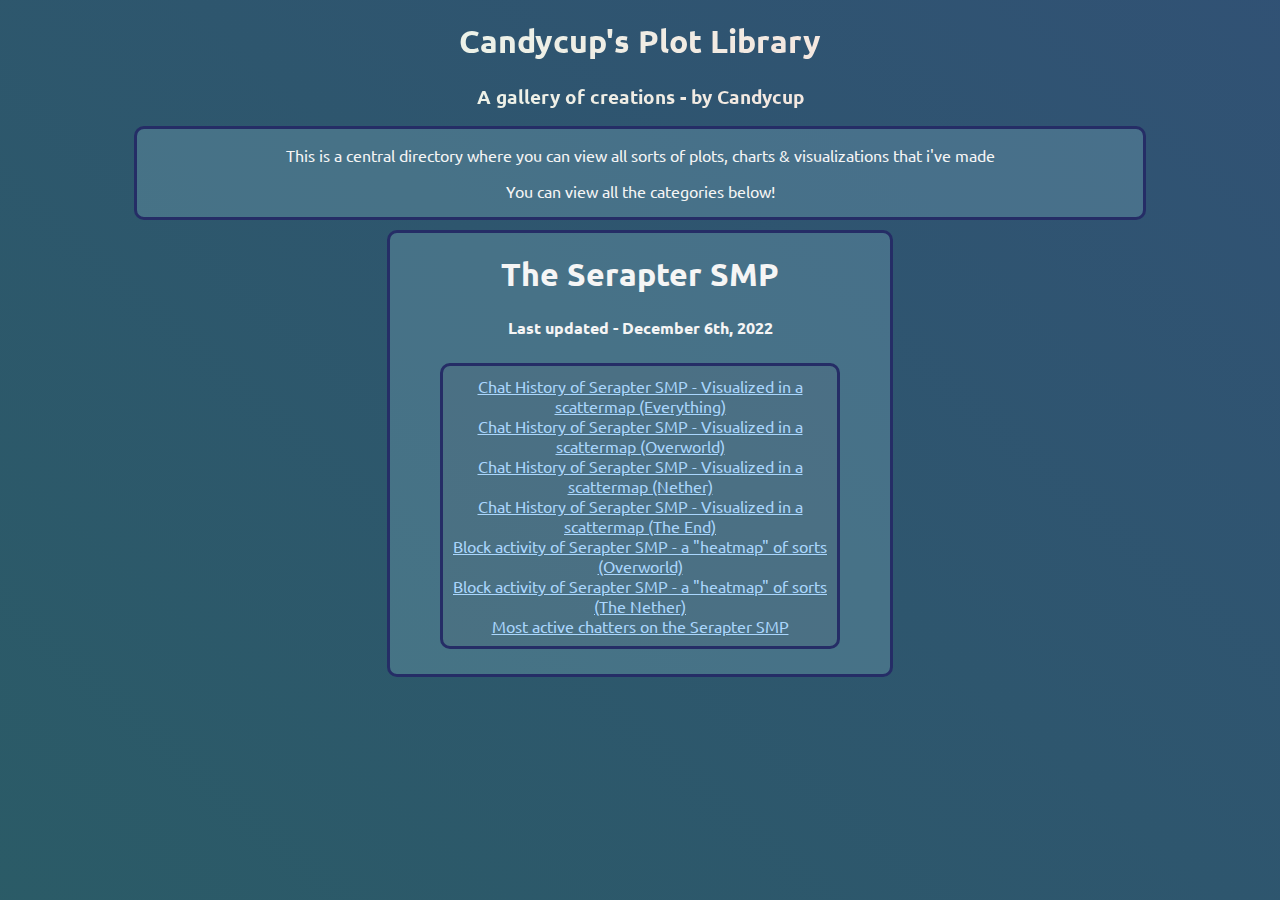
<file: index.html>
<!DOCTYPE html>
<html>
<head>
    <title>Candycup Gallery</title>
    <link rel="stylesheet" href="style.css">
</head>
<body>
    <div class="title">
        <h1>Candycup's Plot Library</h2>
        <h2>A gallery of creations - by Candycup</h1>
    </div>
    <div class="intro">
        <p>This is a central directory where you can view all sorts of plots, charts & visualizations that i've made</p>
        <p>You can view all the categories below!</p>
    </div>
    <div class="categories">
        <div class="category">
            <h1>The Serapter SMP</h1>
            <h2>Last updated - December 6th, 2022</h2>
            <div class="links">
                <a href="displaypages/seraptersmp_chatscatter_1.html">Chat History of Serapter SMP - Visualized in a scattermap (Everything)<br></a>
                <a href="displaypages/seraptersmp_chatscatter_2.html">Chat History of Serapter SMP - Visualized in a scattermap (Overworld)<br></a>
                <a href="displaypages/seraptersmp_chatscatter_3.html">Chat History of Serapter SMP - Visualized in a scattermap (Nether)<br></a>
                <a href="displaypages/seraptersmp_chatscatter_4.html">Chat History of Serapter SMP - Visualized in a scattermap (The End)<br></a>
                <a href="displaypages/seraptersmp_blockactivity_1.html">Block activity of Serapter SMP - a "heatmap" of sorts (Overworld)<br></a>
                <a href="displaypages/seraptersmp_blockactivity_2.html">Block activity of Serapter SMP - a "heatmap" of sorts (The Nether)<br></a>
                <a href="displaypages/seraptersmp_mostchats_pie.html">Most active chatters on the Serapter SMP<br></a>
            </div>
        </div>
    </div>
</body>
</html>
</file>
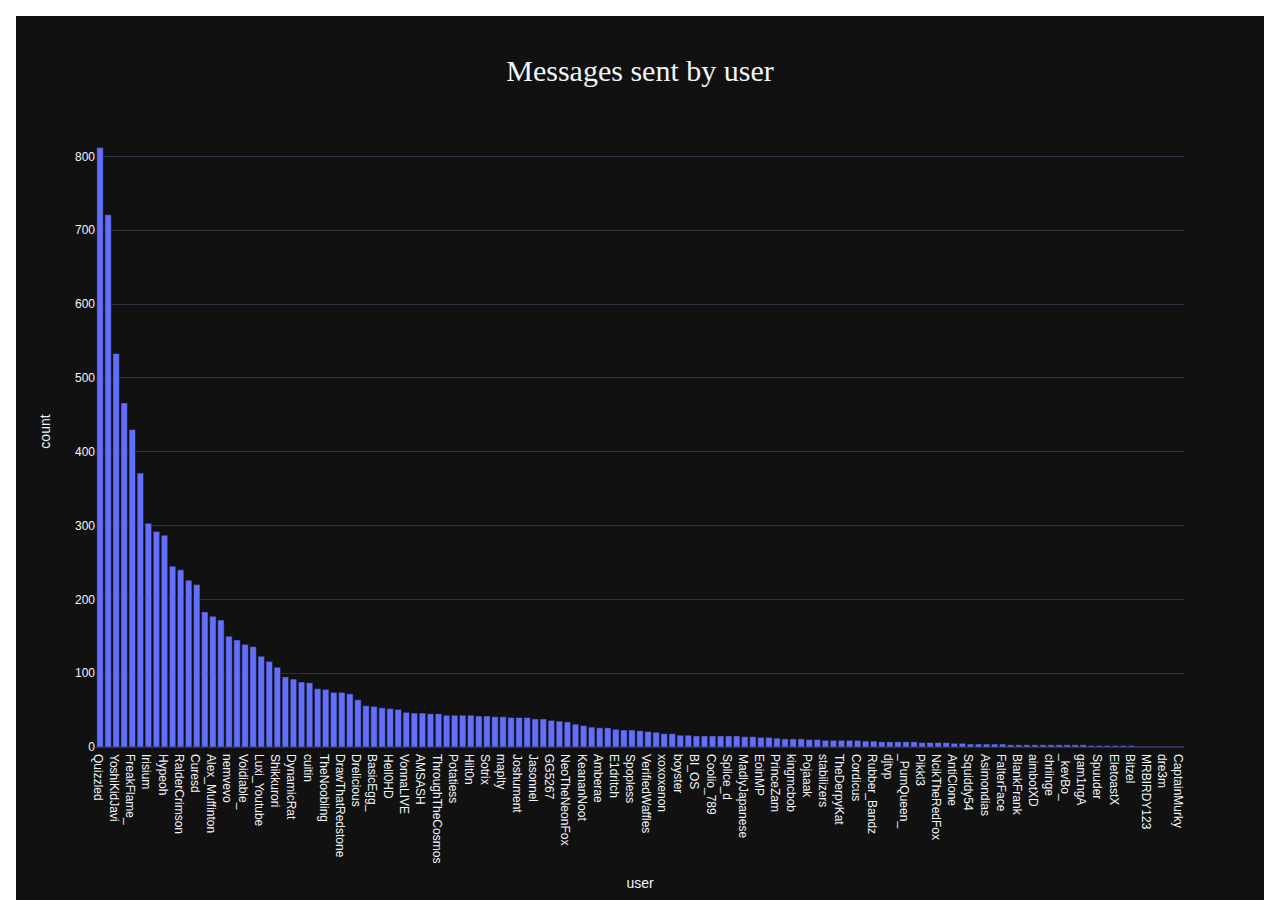
<file: displaypages/awsl2_chatsbar.html>
<!DOCTYPE html>
<html>
<head>
    <title>Candycup Gallery</title>
</head>

<body>
    <iframe id="igraph" scrolling="no" style="border:none;" seamless="seamless" src="../plots/awesomeland2/mostactivechatters.html" height="900px" width="100%"></iframe>
</body>
</html>
</file>
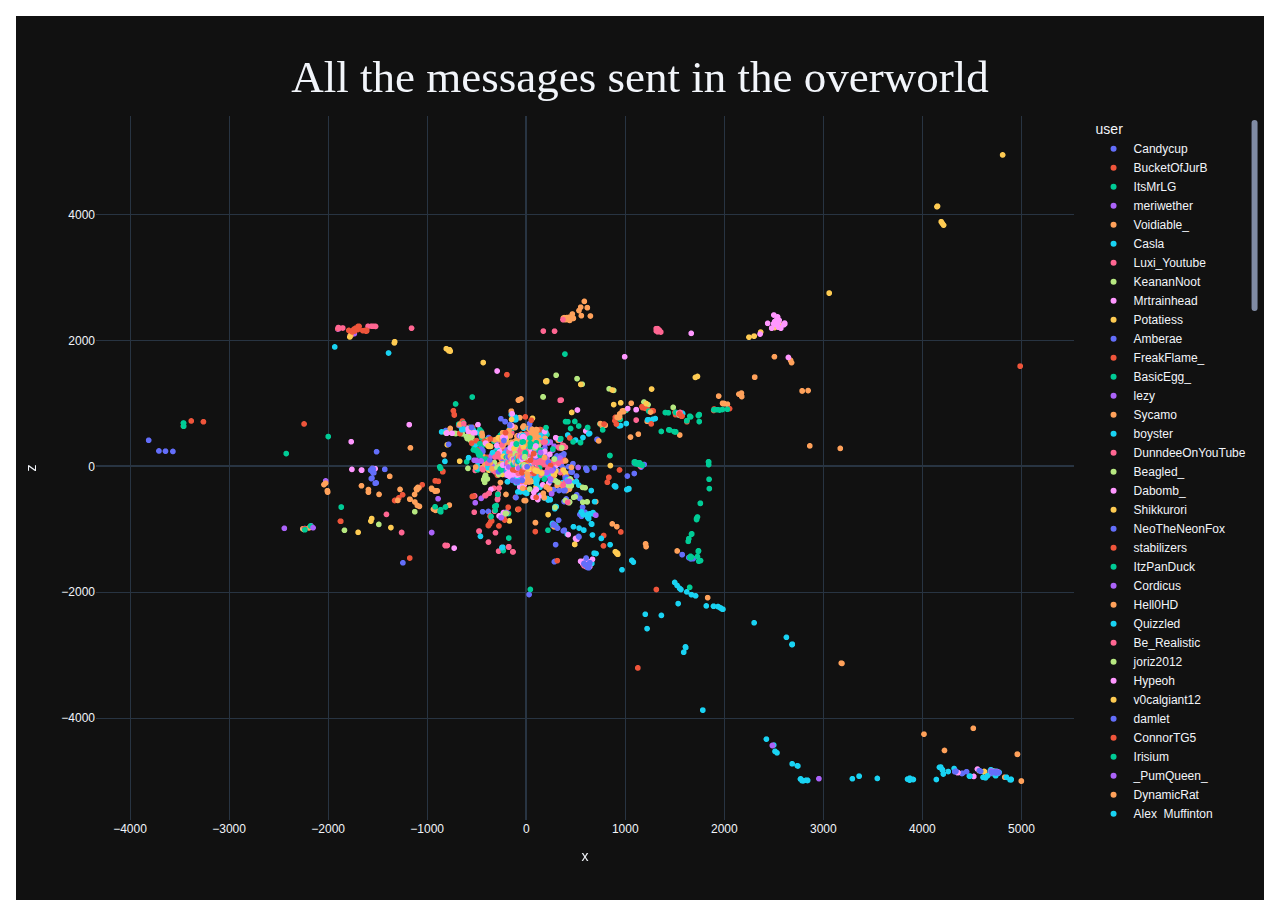
<file: displaypages/awsl2_chatscatter.html>
<!DOCTYPE html>
<html>
<head>
    <title>Candycup Gallery</title>
</head>

<body>
    <iframe id="igraph" scrolling="no" style="border:none;" seamless="seamless" src="../plots/awesomeland2/chatterscatter.html" height="900px" width="100%"></iframe>
</body>
</html>
</file>
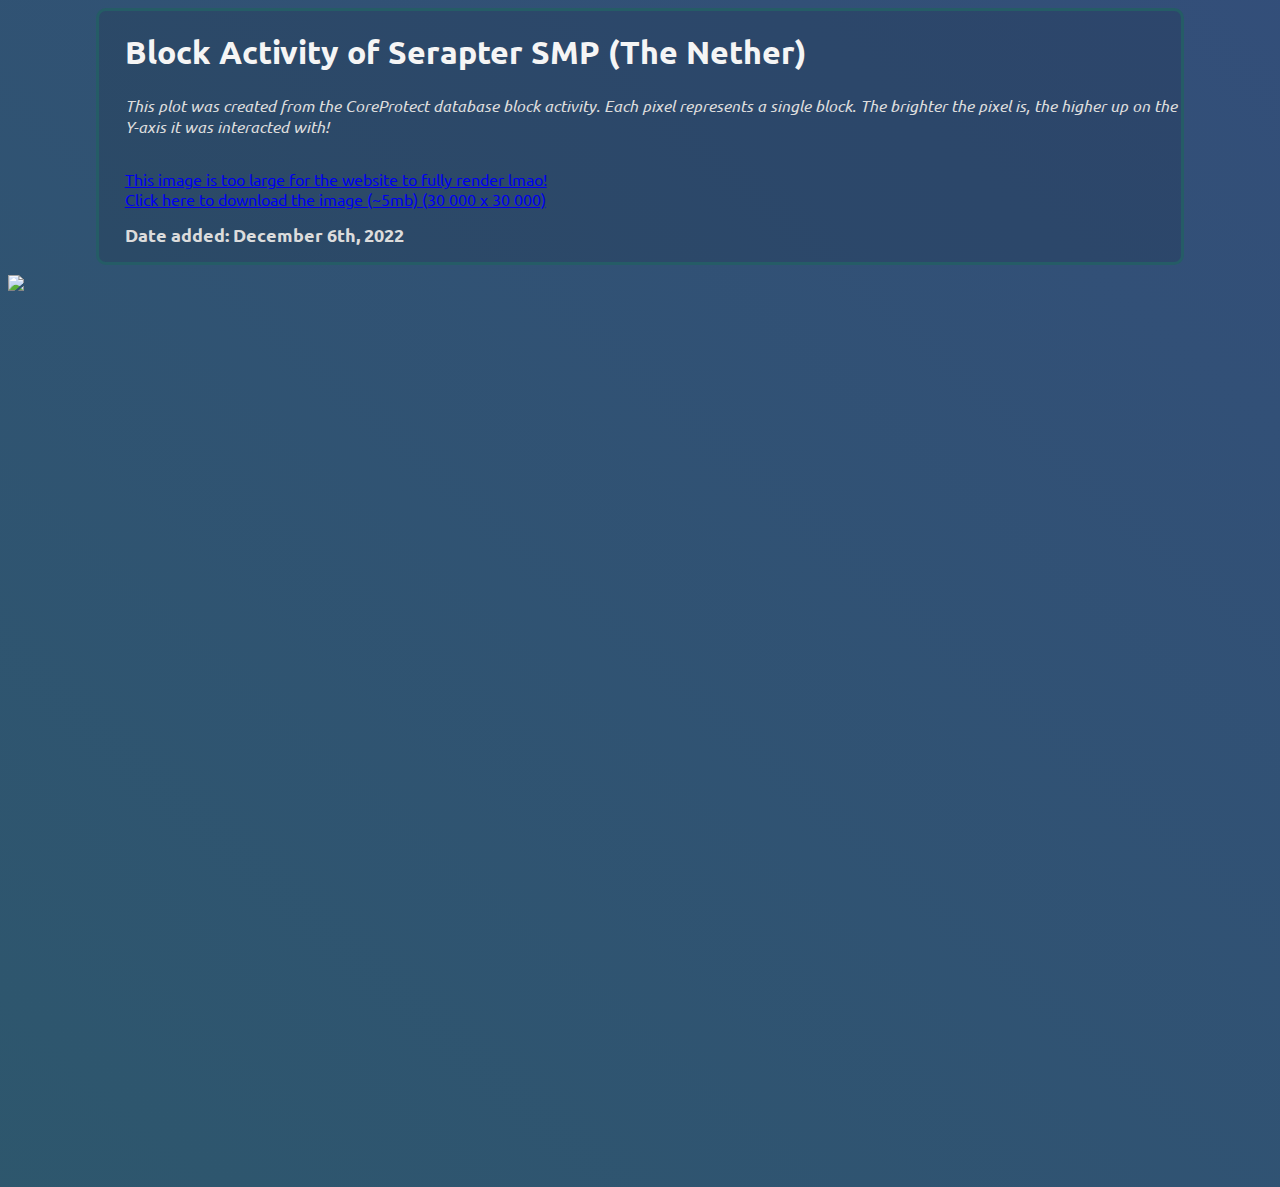
<file: displaypages/seraptersmp_blockactivity_2.html>
<!DOCTYPE html>
<html>
<head>
    <title>Candycup Gallery</title>
    <link rel="stylesheet" href="displaypage.css">
</head>

<body>
    <div class="what">
        <h1>Block Activity of Serapter SMP (The Nether)</h1>
        <p>This plot was created from the CoreProtect database block activity. Each pixel represents a single block. The brighter the pixel is, the higher up on the Y-axis it was interacted with!</p>
        <a href="../plots/seraptersmp/smp_block_activity_nether.png">This image is too large for the website to fully render lmao!<br>Click here to download the image (~5mb) (30 000 x 30 000)</a>
        <h2>Date added: December 6th, 2022</h2>
    </div>
    <iframe id="igraph" scrolling="no" style="border:none;" seamless="seamless" src="../plots/seraptersmp/smp_block_activity_nether.png" height="900px" width="100%"></iframe>

</body>
</html>
</file>
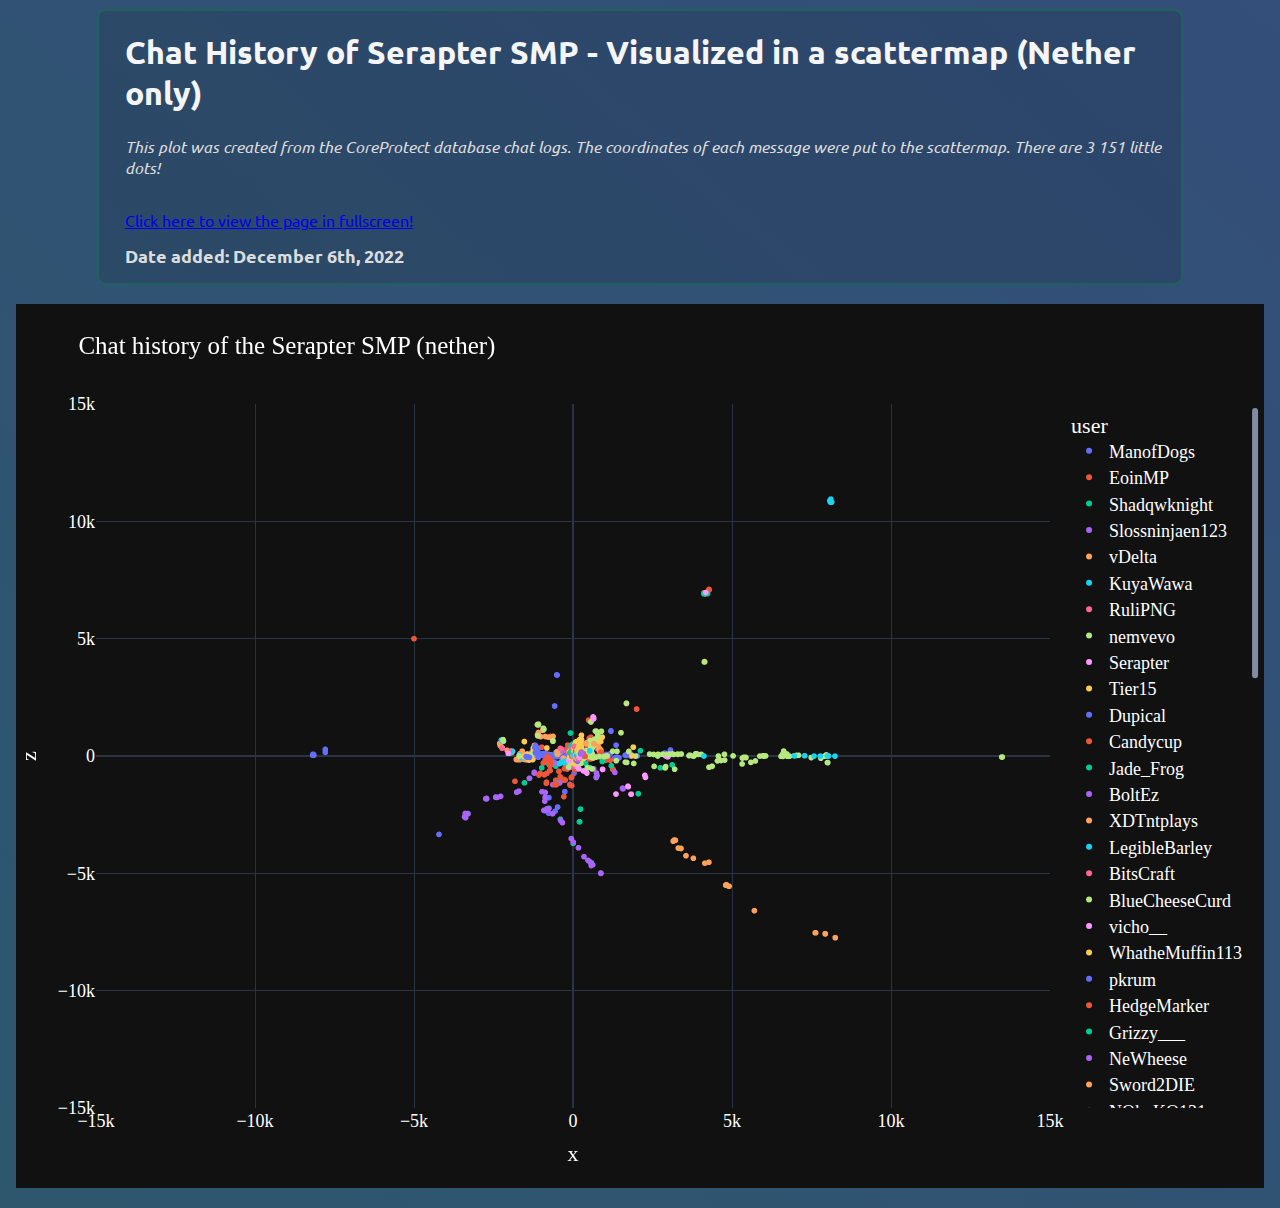
<file: displaypages/seraptersmp_chatscatter_3.html>
<!DOCTYPE html>
<html>
<head>
    <title>Candycup Gallery</title>
    <link rel="stylesheet" href="displaypage.css">
</head>

<body>
    <div class="what">
        <h1>Chat History of Serapter SMP - Visualized in a scattermap (Nether only)</h1>
        <p>This plot was created from the CoreProtect database chat logs. The coordinates of each message were put to the scattermap. There are 3 151 little dots!</p>
        <a href="../plots/seraptersmp/seraptersmp1_chat_history_nether.html">Click here to view the page in fullscreen!</a>
        <h2>Date added: December 6th, 2022</h2>
    </div>
    <iframe id="igraph" scrolling="no" style="border:none;" seamless="seamless" src="../plots/seraptersmp/seraptersmp1_chat_history_nether.html" height="900px" width="100%"></iframe>
</body>
</html>
</file>
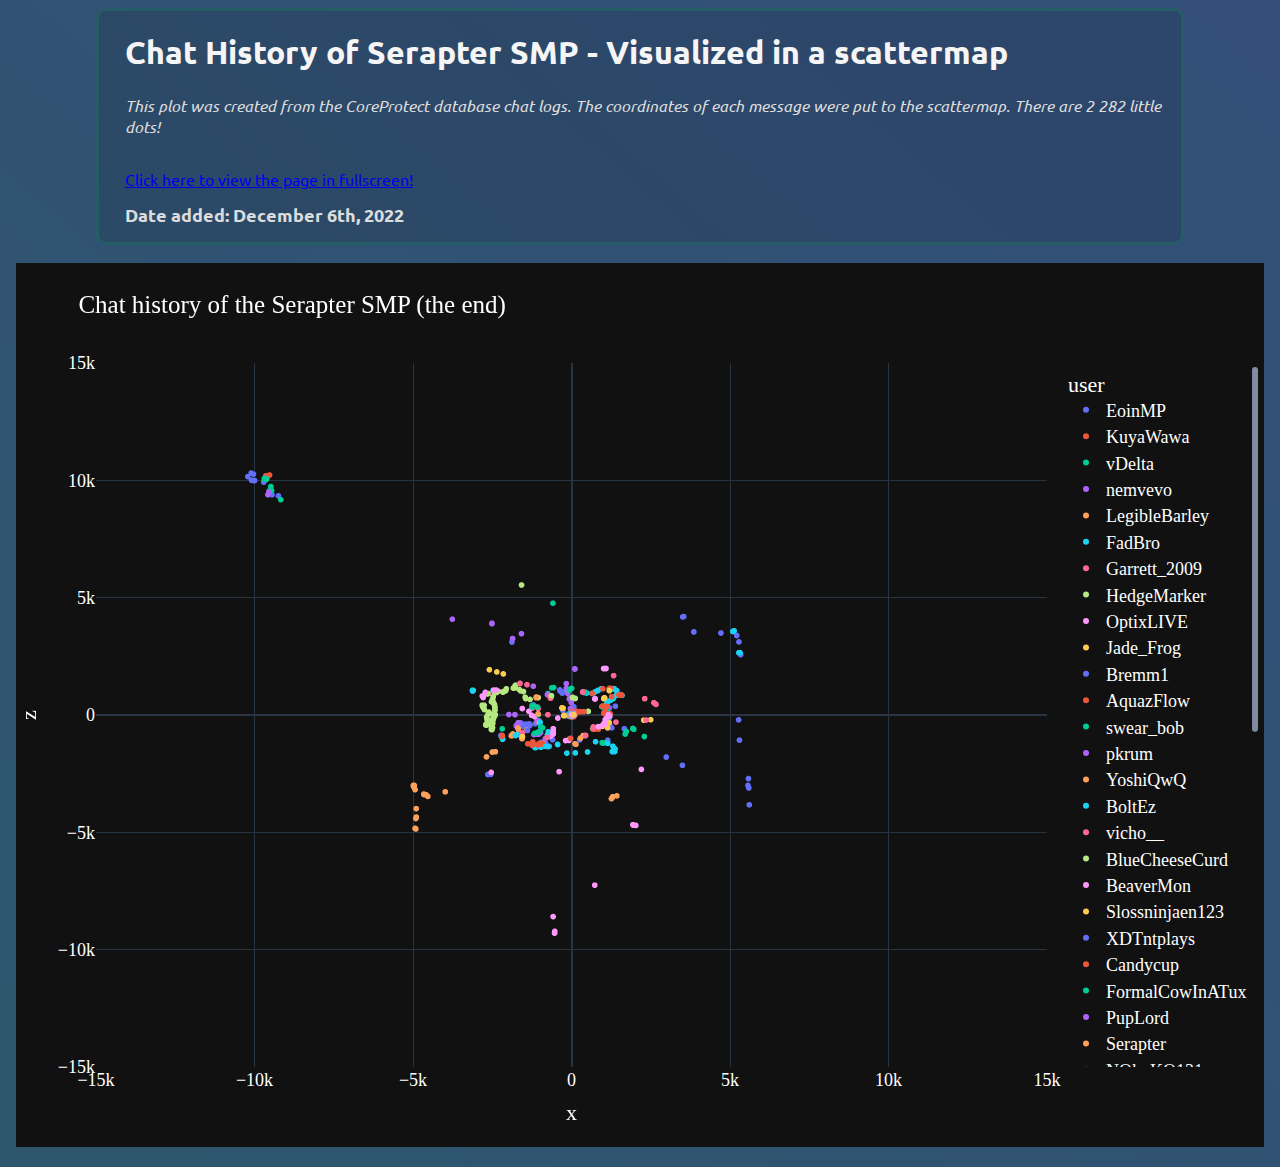
<file: displaypages/seraptersmp_chatscatter_4.html>
<!DOCTYPE html>
<html>
<head>
    <title>Candycup Gallery</title>
    <link rel="stylesheet" href="displaypage.css">
</head>

<body>
    <div class="what">
        <h1>Chat History of Serapter SMP - Visualized in a scattermap</h1>
        <p>This plot was created from the CoreProtect database chat logs. The coordinates of each message were put to the scattermap. There are 2 282 little dots!</p>
        <a href="../plots/seraptersmp/seraptersmp1_chat_history_end.html">Click here to view the page in fullscreen!</a>
        <h2>Date added: December 6th, 2022</h2>
    </div>
    <iframe id="igraph" scrolling="no" style="border:none;" seamless="seamless" src="../plots/seraptersmp/seraptersmp1_chat_history_end.html" height="900px" width="100%"></iframe>
</body>
</html>
</file>
<file: style.css>
@import url('https://fonts.googleapis.com/css2?family=Open+Sans&family=Ubuntu&display=swap');

* {
    box-sizing: border-box;
}

html {
    background: linear-gradient(221deg, #3b428b, #25645a);
    background-size: 400% 400%;
    
    animation: GalleryBackground 50s ease infinite;
    }
    
    @keyframes GalleryBackground {
    0%{background-position:86% 0%}
    50%{background-position:15% 100%}
    100%{background-position:86% 0%}
}

.title {
    margin-top: 0px;
    margin-bottom: 10px;
    background: linear-gradient(to right, #e1fff3, #ffdad5);
    -webkit-background-clip: text;
    -webkit-text-fill-color: transparent;
}

.title h1 {
    text-align: center;
    font-size: 2em;
    font-family: 'Ubuntu', sans-serif;
}

.title h2 {
    text-align: center;
    font-size: 1.2em;
    font-family: 'Ubuntu', sans-serif;
}

.intro {
    font-family: 'Ubuntu', sans-serif;
    margin-top: 0px;
    margin-bottom: 10px;
    border-style: solid;
    border-color: #252d66;
    text-align: center;
    background-color: rgba(128, 180, 196, 0.3);
    border-radius: 10px;
    margin-left: 10%;
    margin-right: 10%;
}



.intro p {
    color: whitesmoke
}

.category {
    font-family: 'Ubuntu', sans-serif;
    margin-top: 0px;
    margin-bottom: 10px;
    border-style: solid;
    border-color: #252d66;
    text-align: center;
    background-color: rgba(128, 180, 196, 0.3);
    border-radius: 10px;
    margin-left: 2%;
    margin-right: 2%;

    max-width: 40%;
    float: left;
}

.category .links {
    font-family: 'Ubuntu', sans-serif;
    margin-top: 0px;
    margin-bottom: 10px;
    border-style: solid;
    border-color: #252d66;
    text-align: center;
    background-color: rgba(121, 98, 105, 0.1);
    border-radius: 10px;
    margin-left: 10%;
    margin-right: 10%;
    margin-bottom: 5%;

    padding-top: 2%;
    padding-bottom: 2%;
}

.category .links p {
    color: gainsboro;
}

.category h1 {
    color: whitesmoke;   
}

.category h2 {
    color: whitesmoke;  
    font-size: medium;
    margin-bottom: 5%;
}

@media only screen and (max-width: 16000px) {
    .categories {
        font-family: 'Ubuntu', sans-serif;
        margin-top: 10px;
        margin-bottom: 10px;
        text-align: center;
        align-items: center;
        justify-content: center;
        display: flex;
    }
}
  
@media only screen and (max-width: 800px) {
    .categories {
        flex-direction: column;
        max-width: 100%;
    }
}

a {
    color: #aad6fd;
}
</file>
<file: displaypages/displaypage.css>
@import url('https://fonts.googleapis.com/css2?family=Open+Sans&family=Ubuntu&display=swap');

html {
    background: linear-gradient(221deg, #3b428b, #25645a);
    background-size: 400% 400%;
    
    animation: GalleryBackground 50s ease infinite;
    }
    
    @keyframes GalleryBackground {
    0%{background-position:86% 0%}
    50%{background-position:15% 100%}
    100%{background-position:86% 0%}
}

h1 {
    font-size: 2em;
    font-family: 'Ubuntu', sans-serif;
}

.what {
    font-family: 'Ubuntu', sans-serif;
    margin-top: 0px;
    margin-bottom: 10px;
    border-style: solid;
    border-color: #255c66;
    color: whitesmoke;
    background-color: rgba(0, 0, 0, 0.1);
    border-radius: 10px;
    margin-left: 7%;
    margin-right: 7%;
    padding-left: 2%;
}

.what h2 {
    color: gainsboro;
    font-size: large;
}


.what p {
    font-style: italic;
    color: gainsboro;
    margin-bottom: 3%;
}
</file>
